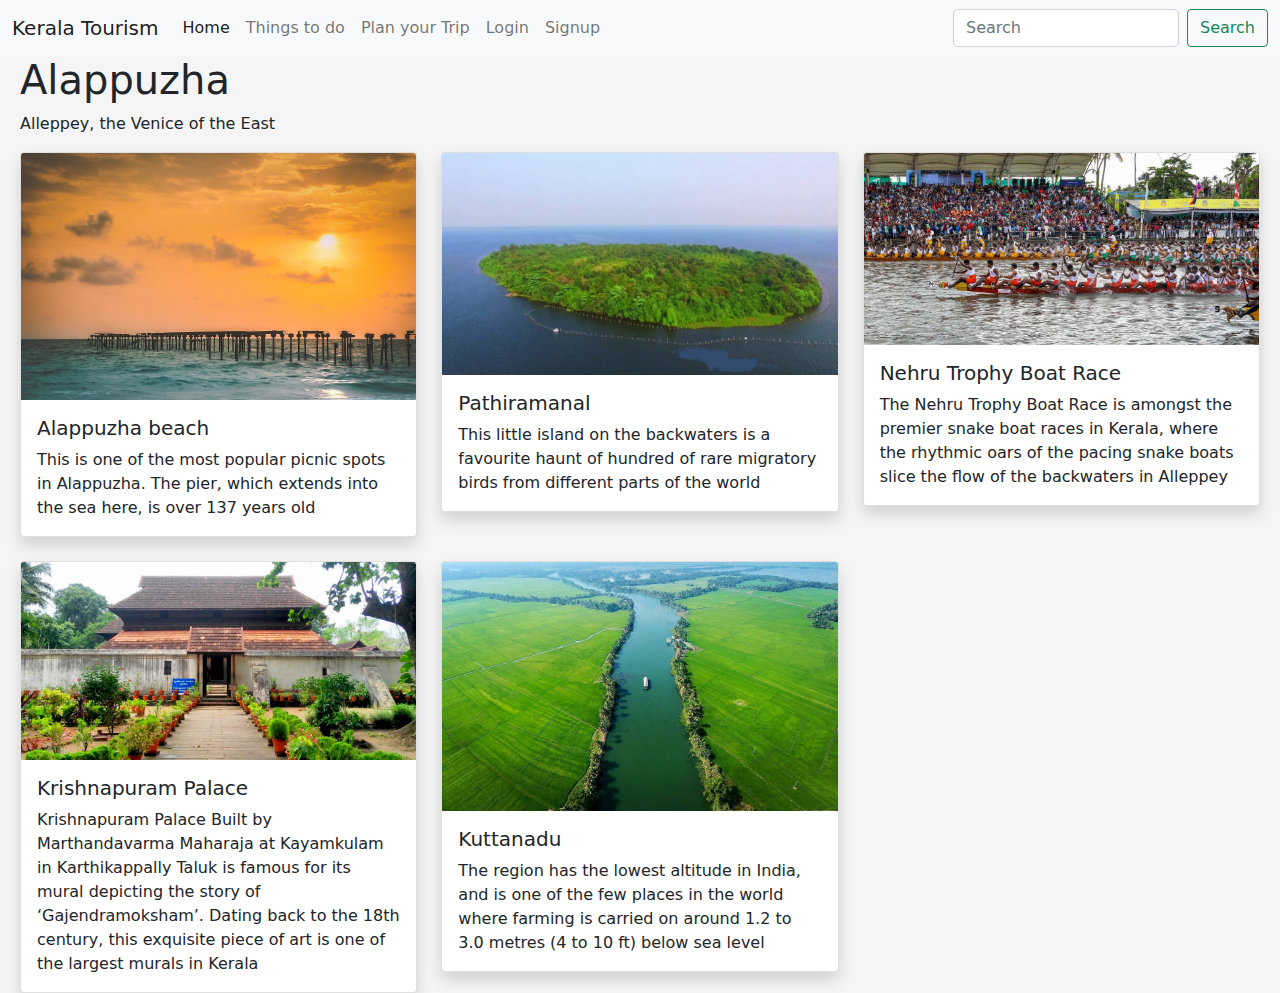
<file: alp.html>
<!DOCTYPE html>
<html lang="en">
<head>
    <meta charset="UTF-8">
    <meta http-equiv="X-UA-Compatible" content="IE=edge">
    <meta name="viewport" content="width=device-width, initial-scale=1.0">
    <title>Alappuzha</title>

    <link rel="stylesheet" href="style.css">
    <script src="https://cdn.jsdelivr.net/npm/@popperjs/core@2.10.2/dist/umd/popper.min.js" integrity="sha384-7+zCNj/IqJ95wo16oMtfsKbZ9ccEh31eOz1HGyDuCQ6wgnyJNSYdrPa03rtR1zdB" crossorigin="anonymous"></script>
<script src="https://cdn.jsdelivr.net/npm/bootstrap@5.1.3/dist/js/bootstrap.min.js" integrity="sha384-QJHtvGhmr9XOIpI6YVutG+2QOK9T+ZnN4kzFN1RtK3zEFEIsxhlmWl5/YESvpZ13" crossorigin="anonymous"></script>
    <link rel="stylesheet" href="bootstrap.min.css">
</head>

<body style="background-color:whitesmoke;">



        <!-- Navbar starts here -->
        
        <nav class="navbar navbar-expand-lg navbar-light bg-light">
          <div class="container-fluid">
            <a class="navbar-brand" href="#">Kerala Tourism</a>
            <button class="navbar-toggler" type="button" data-bs-toggle="collapse" data-bs-target="#navbarSupportedContent" aria-controls="navbarSupportedContent" aria-expanded="false" aria-label="Toggle navigation">
              <span class="navbar-toggler-icon"></span>
            </button>
            <div class="collapse navbar-collapse" id="navbarSupportedContent">
              <ul class="navbar-nav me-auto mb-2 mb-lg-0">
                <li class="nav-item">
                  <a class="nav-link active" aria-current="page" href="index.html">Home</a>
                </li>
                <li class="nav-item">
                  <a class="nav-link" href="#">Things to do</a>
                </li>
                
                <li class="nav-item">
                  <a class="nav-link" href="#">Plan your Trip</a>
                </li>
                <li class="nav-item">
                  <a class="nav-link" href="login.html">Login</a>
                </li>
                <li class="nav-item">
                  <a class="nav-link" href="signup.html">Signup</a>
                </li>

              </ul>
              <form class="d-flex">
                <input class="form-control me-2" type="search" placeholder="Search" aria-label="Search">
                <button class="btn btn-outline-success" type="submit">Search</button>
              </form>
            </div>
          </div>
        </nav>

          <!-- Navbar ends here -->

          <!--Cards starts here  -->

          <section id="facilities">
              <div class="container-card">
                  <div class="title">
                      <h1>Alappuzha</h1>
                      <p>Alleppey, the Venice of the East</p>
                  </div>
                  <div class="row row-cols-1 row-cols-md-3 g-4">
                    <div class="col">
                      <div class="card shadow">
                        <img src="./Pics/Alleppey_beach.jpg" class="card-img-top" alt="...">
                        <div class="card-body">
                          <h5 class="card-title">Alappuzha beach</h5>
                          <p class="card-text">This is one of the most popular picnic spots in Alappuzha. The pier, which extends into the sea here, is over 137 years old</p>
                        </div>
                      </div>
                    </div>
                    <div class="col">
                        <div class="card shadow">
                          <img src="./Pics/pathiramanal.jpg" class="card-img-top" alt="...">
                          <div class="card-body">
                            <h5 class="card-title">Pathiramanal</h5>
                            <p class="card-text">This little island on the backwaters is a favourite haunt of hundred of rare migratory birds from different parts of the world</p>
                          </div>
                        </div>
                      </div>
                      <div class="col">
                        <div class="card shadow">
                          <img src="./Pics/nehru trophy.jpg" class="card-img-top" alt="...">
                          <div class="card-body">
                            <h5 class="card-title">Nehru Trophy Boat Race</h5>
                            <p class="card-text">The Nehru Trophy Boat Race is amongst the premier snake boat races in Kerala, where the rhythmic oars of the pacing snake boats slice the flow of the backwaters in Alleppey</p>
                          </div>
                        </div>
                      </div>
                      <div class="col">
                        <div class="card shadow">
                          <img src="./Pics/krishnapuram palace.jpg" class="card-img-top" alt="...">
                          <div class="card-body">
                            <h5 class="card-title">Krishnapuram Palace</h5>
                            <p class="card-text">Krishnapuram Palace Built by Marthandavarma Maharaja  at Kayamkulam in Karthikappally Taluk   is famous for its mural depicting the story of ‘Gajendramoksham’. Dating back to the 18th century, this exquisite piece of art is one of the largest murals in Kerala</p>
                          </div>
                        </div>
                      </div>
                      <div class="col">
                        <div class="card shadow">
                          <img src="./Pics/kuttanad.jpg" class="card-img-top" alt="...">
                          <div class="card-body">
                            <h5 class="card-title">Kuttanadu</h5>
                            <p class="card-text">The region has the lowest altitude in India, and is one of the few places in the world where farming is carried on around 1.2 to 3.0 metres (4 to 10 ft) below sea level</p>
                          </div>
                        </div>
                      </div>
                      
                  </div>


              </div>
          </section>

          

          

         
         

         
           
          
          

         
          

          

     
    
    </body>



</html>
</file>
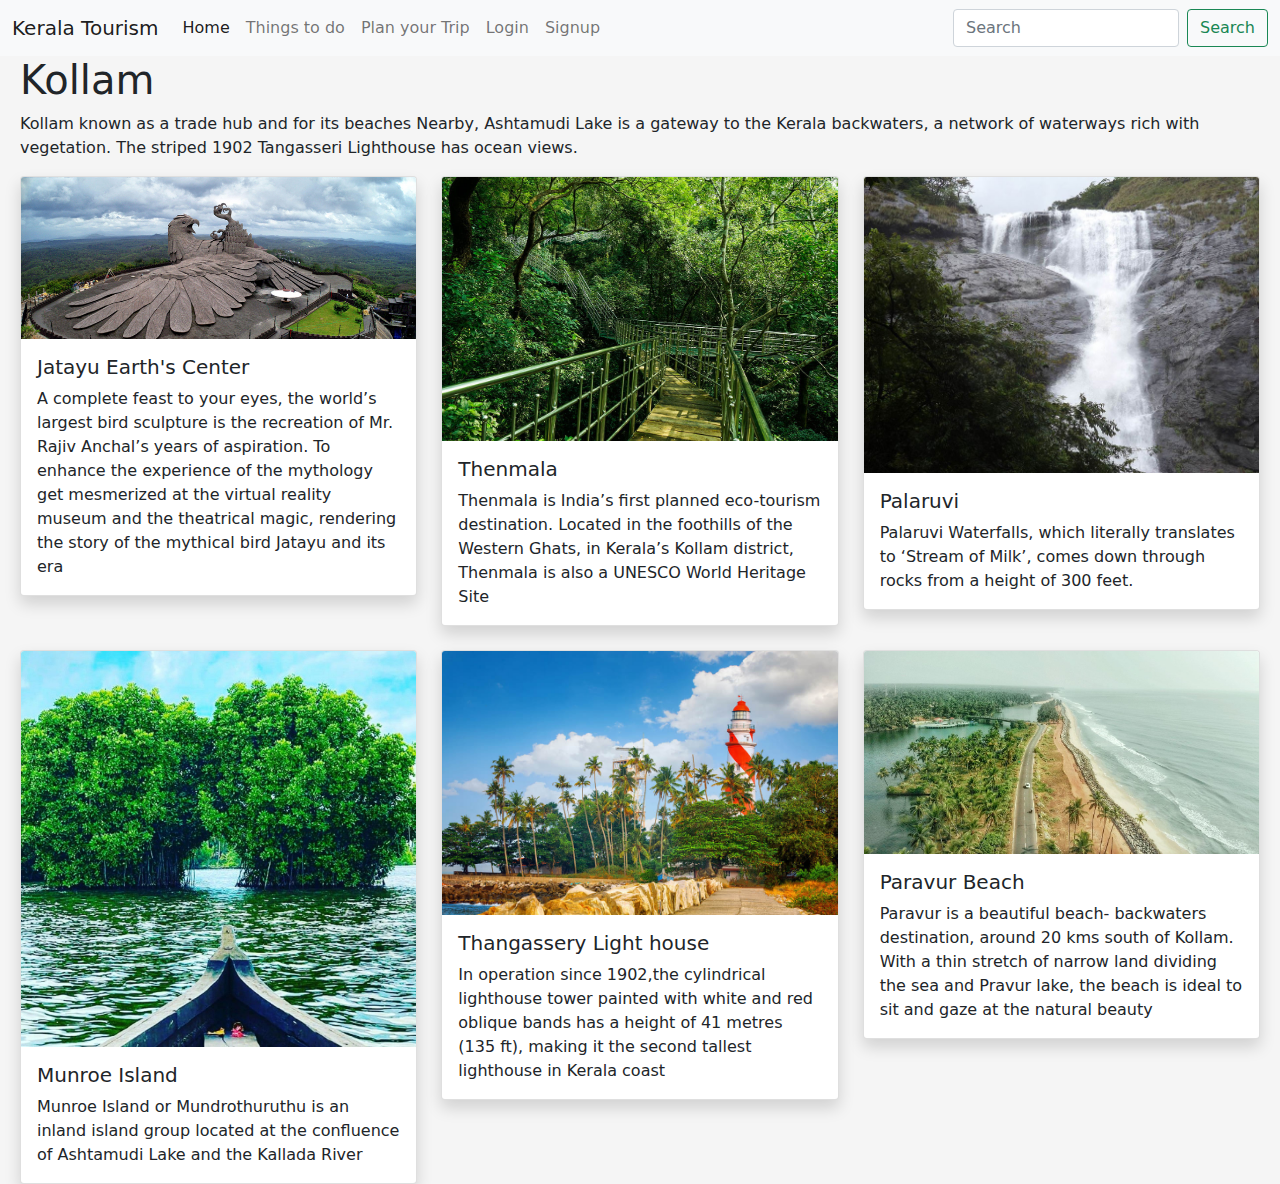
<file: Kollam.html>
<!DOCTYPE html>
<html lang="en">
<head>
    <meta charset="UTF-8">
    <meta http-equiv="X-UA-Compatible" content="IE=edge">
    <meta name="viewport" content="width=device-width, initial-scale=1.0">
    <title>Kollam</title>

    <link rel="stylesheet" href="style.css">
    <script src="https://cdn.jsdelivr.net/npm/@popperjs/core@2.10.2/dist/umd/popper.min.js" integrity="sha384-7+zCNj/IqJ95wo16oMtfsKbZ9ccEh31eOz1HGyDuCQ6wgnyJNSYdrPa03rtR1zdB" crossorigin="anonymous"></script>
<script src="https://cdn.jsdelivr.net/npm/bootstrap@5.1.3/dist/js/bootstrap.min.js" integrity="sha384-QJHtvGhmr9XOIpI6YVutG+2QOK9T+ZnN4kzFN1RtK3zEFEIsxhlmWl5/YESvpZ13" crossorigin="anonymous"></script>
    <link rel="stylesheet" href="bootstrap.min.css">
</head>

<body style="background-color:whitesmoke;">



        <!-- Navbar starts here -->
        
        <nav class="navbar navbar-expand-lg navbar-light bg-light">
          <div class="container-fluid">
            <a class="navbar-brand" href="#">Kerala Tourism</a>
            <button class="navbar-toggler" type="button" data-bs-toggle="collapse" data-bs-target="#navbarSupportedContent" aria-controls="navbarSupportedContent" aria-expanded="false" aria-label="Toggle navigation">
              <span class="navbar-toggler-icon"></span>
            </button>
            <div class="collapse navbar-collapse" id="navbarSupportedContent">
              <ul class="navbar-nav me-auto mb-2 mb-lg-0">
                <li class="nav-item">
                  <a class="nav-link active" aria-current="page" href="index.html">Home</a>
                </li>
                <li class="nav-item">
                  <a class="nav-link" href="#">Things to do</a>
                </li>
                
                <li class="nav-item">
                  <a class="nav-link" href="#">Plan your Trip</a>
                </li>
                <li class="nav-item">
                  <a class="nav-link" href="login.html">Login</a>
                </li>
                <li class="nav-item">
                  <a class="nav-link" href="signup.html">Signup</a>
                </li>

              </ul>
              <form class="d-flex">
                <input class="form-control me-2" type="search" placeholder="Search" aria-label="Search">
                <button class="btn btn-outline-success" type="submit">Search</button>
              </form>
            </div>
          </div>
        </nav>

          <!-- Navbar ends here -->

          <!--Cards starts here  -->

          <section id="facilities">
              <div class="container-card">
                  <div class="title">
                      <h1>Kollam</h1>
                      <p>Kollam known as a trade hub and for its beaches Nearby, Ashtamudi Lake is a gateway to the Kerala backwaters, a network of waterways rich with vegetation. The striped 1902 Tangasseri Lighthouse has ocean views.</p>
                  </div>
                  <div class="row row-cols-1 row-cols-md-3 g-4">
                    <div class="col">
                      <div class="card shadow">
                        <img src="./Pics/jatayu-bird.jpg" class="card-img-top" alt="...">
                        <div class="card-body">
                          <h5 class="card-title">Jatayu Earth's Center</h5>
                          <p class="card-text">A complete feast to your eyes, the world’s largest bird sculpture is the recreation of Mr. Rajiv Anchal’s years of aspiration. To enhance the experience of the mythology get mesmerized at the virtual reality museum and the theatrical magic, rendering the story of the mythical bird Jatayu and its era</p>
                        </div>
                      </div>
                    </div>
                    <div class="col">
                        <div class="card shadow">
                          <img src="./Pics/thenmalaeco.jpg" class="card-img-top" alt="...">
                          <div class="card-body">
                            <h5 class="card-title">Thenmala</h5>
                            <p class="card-text">Thenmala is India’s first planned eco-tourism destination. Located in the foothills of the Western Ghats, in Kerala’s Kollam district, Thenmala is also a UNESCO World Heritage Site</p>
                          </div>
                        </div>
                      </div>
                      <div class="col">
                        <div class="card shadow">
                          <img src="./Pics/Palaruvi.jpg" class="card-img-top" alt="...">
                          <div class="card-body">
                            <h5 class="card-title">Palaruvi</h5>
                            <p class="card-text">Palaruvi Waterfalls, which literally translates to ‘Stream of Milk’, comes down through rocks from a height of 300 feet.</p>
                          </div>
                        </div>
                      </div>
                      <div class="col">
                        <div class="card shadow">
                          <img src="./Pics/Munroe-Island2.jpg" class="card-img-top" alt="...">
                          <div class="card-body">
                            <h5 class="card-title">Munroe Island</h5>
                            <p class="card-text">Munroe Island or Mundrothuruthu is an inland island group located at the confluence of Ashtamudi Lake and the Kallada River</p>
                          </div>
                        </div>
                      </div>
                      <div class="col">
                        <div class="card shadow">
                          <img src="./Pics/Thangassery lighthouse.jpg" class="card-img-top" alt="...">
                          <div class="card-body">
                            <h5 class="card-title">Thangassery Light house</h5>
                            <p class="card-text">In operation since 1902,the cylindrical lighthouse tower painted with white and red oblique bands has a height of 41 metres (135 ft), making it the second tallest lighthouse in Kerala coast</p>
                          </div>
                        </div>
                      </div>
                      <div class="col">
                        <div class="card shadow">
                          <img src="./Pics/paravur.jpg" class="card-img-top" alt="...">
                          <div class="card-body">
                            <h5 class="card-title">Paravur Beach</h5>
                            <p class="card-text">Paravur is a beautiful beach- backwaters destination, around 20 kms south of Kollam. With a thin stretch of narrow land dividing the sea and Pravur lake, the beach is ideal to sit and gaze at the natural beauty</p>
                          </div>
                        </div>
                      </div>
                  </div>


              </div>
          </section>

          

          

         
         

         
           
          
          

         
          

          

     
    
    </body>



</html>
</file>
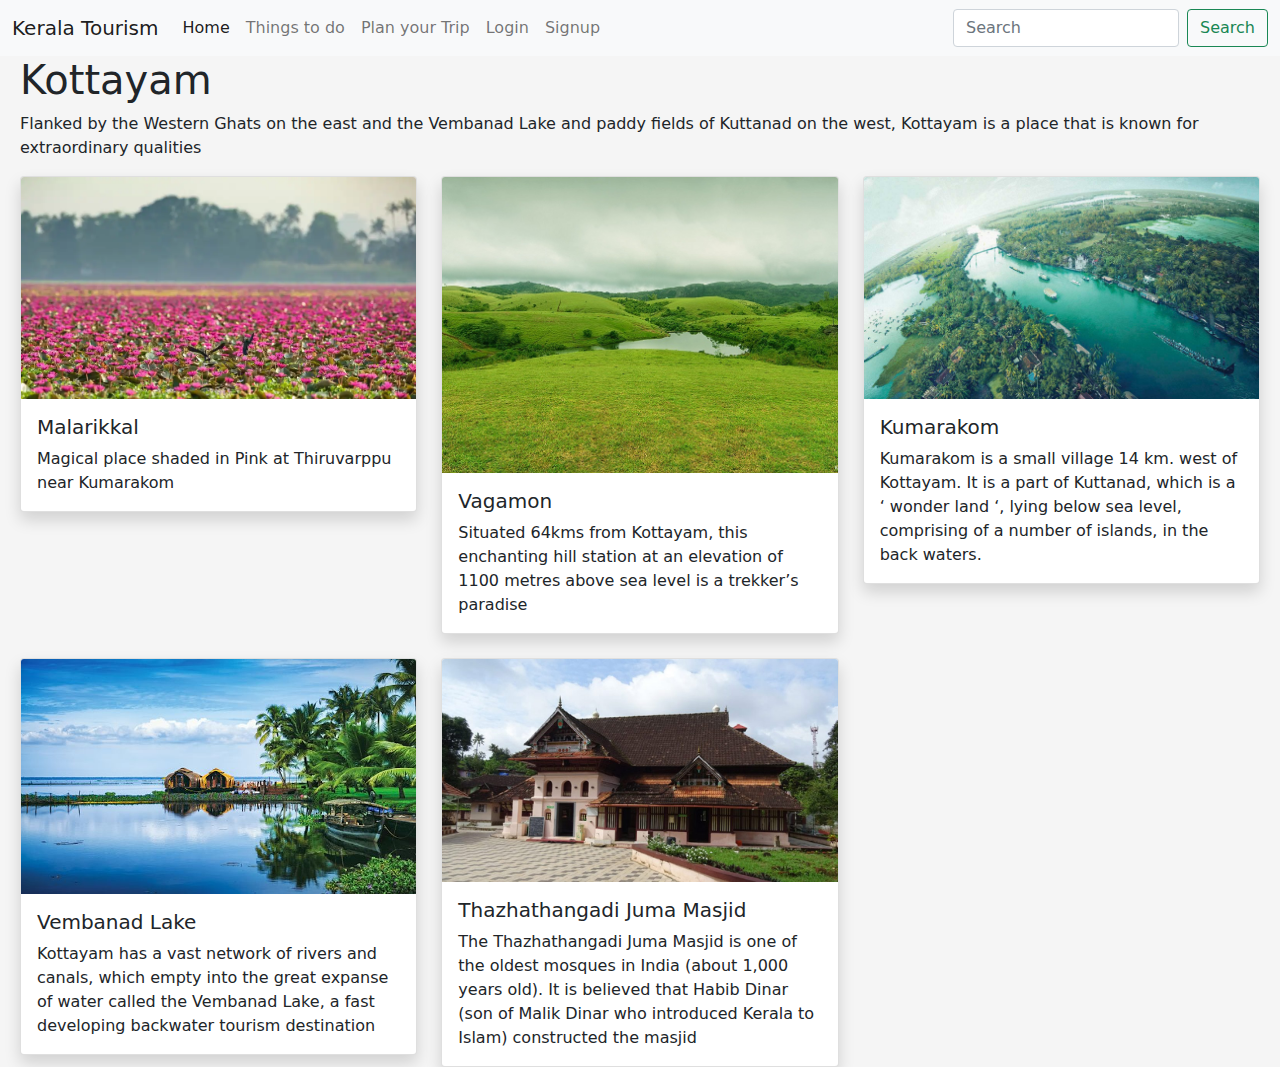
<file: ktm.html>
<!DOCTYPE html>
<html lang="en">
<head>
    <meta charset="UTF-8">
    <meta http-equiv="X-UA-Compatible" content="IE=edge">
    <meta name="viewport" content="width=device-width, initial-scale=1.0">
    <title>Kottayam</title>

    <link rel="stylesheet" href="style.css">
    <script src="https://cdn.jsdelivr.net/npm/@popperjs/core@2.10.2/dist/umd/popper.min.js" integrity="sha384-7+zCNj/IqJ95wo16oMtfsKbZ9ccEh31eOz1HGyDuCQ6wgnyJNSYdrPa03rtR1zdB" crossorigin="anonymous"></script>
<script src="https://cdn.jsdelivr.net/npm/bootstrap@5.1.3/dist/js/bootstrap.min.js" integrity="sha384-QJHtvGhmr9XOIpI6YVutG+2QOK9T+ZnN4kzFN1RtK3zEFEIsxhlmWl5/YESvpZ13" crossorigin="anonymous"></script>
    <link rel="stylesheet" href="bootstrap.min.css">
</head>

<body style="background-color:whitesmoke;">



        <!-- Navbar starts here -->
        
        <nav class="navbar navbar-expand-lg navbar-light bg-light">
          <div class="container-fluid">
            <a class="navbar-brand" href="#">Kerala Tourism</a>
            <button class="navbar-toggler" type="button" data-bs-toggle="collapse" data-bs-target="#navbarSupportedContent" aria-controls="navbarSupportedContent" aria-expanded="false" aria-label="Toggle navigation">
              <span class="navbar-toggler-icon"></span>
            </button>
            <div class="collapse navbar-collapse" id="navbarSupportedContent">
              <ul class="navbar-nav me-auto mb-2 mb-lg-0">
                <li class="nav-item">
                  <a class="nav-link active" aria-current="page" href="index.html">Home</a>
                </li>
                <li class="nav-item">
                  <a class="nav-link" href="#">Things to do</a>
                </li>
                
                <li class="nav-item">
                  <a class="nav-link" href="#">Plan your Trip</a>
                </li>
                <li class="nav-item">
                  <a class="nav-link" href="login.html">Login</a>
                </li>
                <li class="nav-item">
                  <a class="nav-link" href="signup.html">Signup</a>
                </li>

              </ul>
              <form class="d-flex">
                <input class="form-control me-2" type="search" placeholder="Search" aria-label="Search">
                <button class="btn btn-outline-success" type="submit">Search</button>
              </form>
            </div>
          </div>
        </nav>

          <!-- Navbar ends here -->

          <!--Cards starts here  -->

          <section id="facilities">
              <div class="container-card">
                  <div class="title">
                      <h1>Kottayam</h1>
                      <p>Flanked by the Western Ghats on the east and the Vembanad Lake and paddy fields of Kuttanad on the west, Kottayam is a place that is known for extraordinary qualities</p>
                  </div>
                  <div class="row row-cols-1 row-cols-md-3 g-4">
                    <div class="col">
                      <div class="card shadow">
                        <img src="./Pics/Malaikkal.webp" class="card-img-top" alt="...">
                        <div class="card-body">
                          <h5 class="card-title">Malarikkal</h5>
                          <p class="card-text">Magical place shaded in Pink at Thiruvarppu near Kumarakom</p>
                        </div>
                      </div>
                    </div>
                    <div class="col">
                        <div class="card shadow">
                          <img src="./Pics/Vagamon.jpg" class="card-img-top" alt="...">
                          <div class="card-body">
                            <h5 class="card-title">Vagamon</h5>
                            <p class="card-text">Situated 64kms from Kottayam, this enchanting hill station at an elevation of 1100 metres above sea level is a trekker’s paradise</p>
                          </div>
                        </div>
                      </div>
                      <div class="col">
                        <div class="card shadow">
                          <img src="./Pics/Kumarakom.jpg" class="card-img-top" alt="...">
                          <div class="card-body">
                            <h5 class="card-title">Kumarakom</h5>
                            <p class="card-text">Kumarakom is a small village 14 km. west of Kottayam. It is a part of Kuttanad, which is a ‘ wonder land ‘, lying below sea level, comprising of a number of islands, in the back waters.</p>
                          </div>
                        </div>
                      </div>
                      <div class="col">
                        <div class="card shadow">
                          <img src="./Pics/Vembanad-Lake.jpg" class="card-img-top" alt="...">
                          <div class="card-body">
                            <h5 class="card-title">Vembanad Lake</h5>
                            <p class="card-text">Kottayam has a vast network of rivers and canals, which empty into the great expanse of water called the Vembanad Lake, a fast developing backwater tourism destination</p>
                          </div>
                        </div>
                      </div>
                      <div class="col">
                        <div class="card shadow">
                          <img src="./Pics/Thazhathangadi.jpg" class="card-img-top" alt="...">
                          <div class="card-body">
                            <h5 class="card-title">Thazhathangadi Juma Masjid</h5>
                            <p class="card-text">The Thazhathangadi Juma Masjid is one of the oldest mosques in India (about 1,000 years old). It is believed that Habib Dinar (son of Malik Dinar who introduced Kerala to Islam) constructed the masjid</p>
                          </div>
                        </div>
                      </div>
                      
                  </div>


              </div>
          </section>

          

          

         
         

         
           
          
          

         
          

          

     
    
    </body>



</html>
</file>
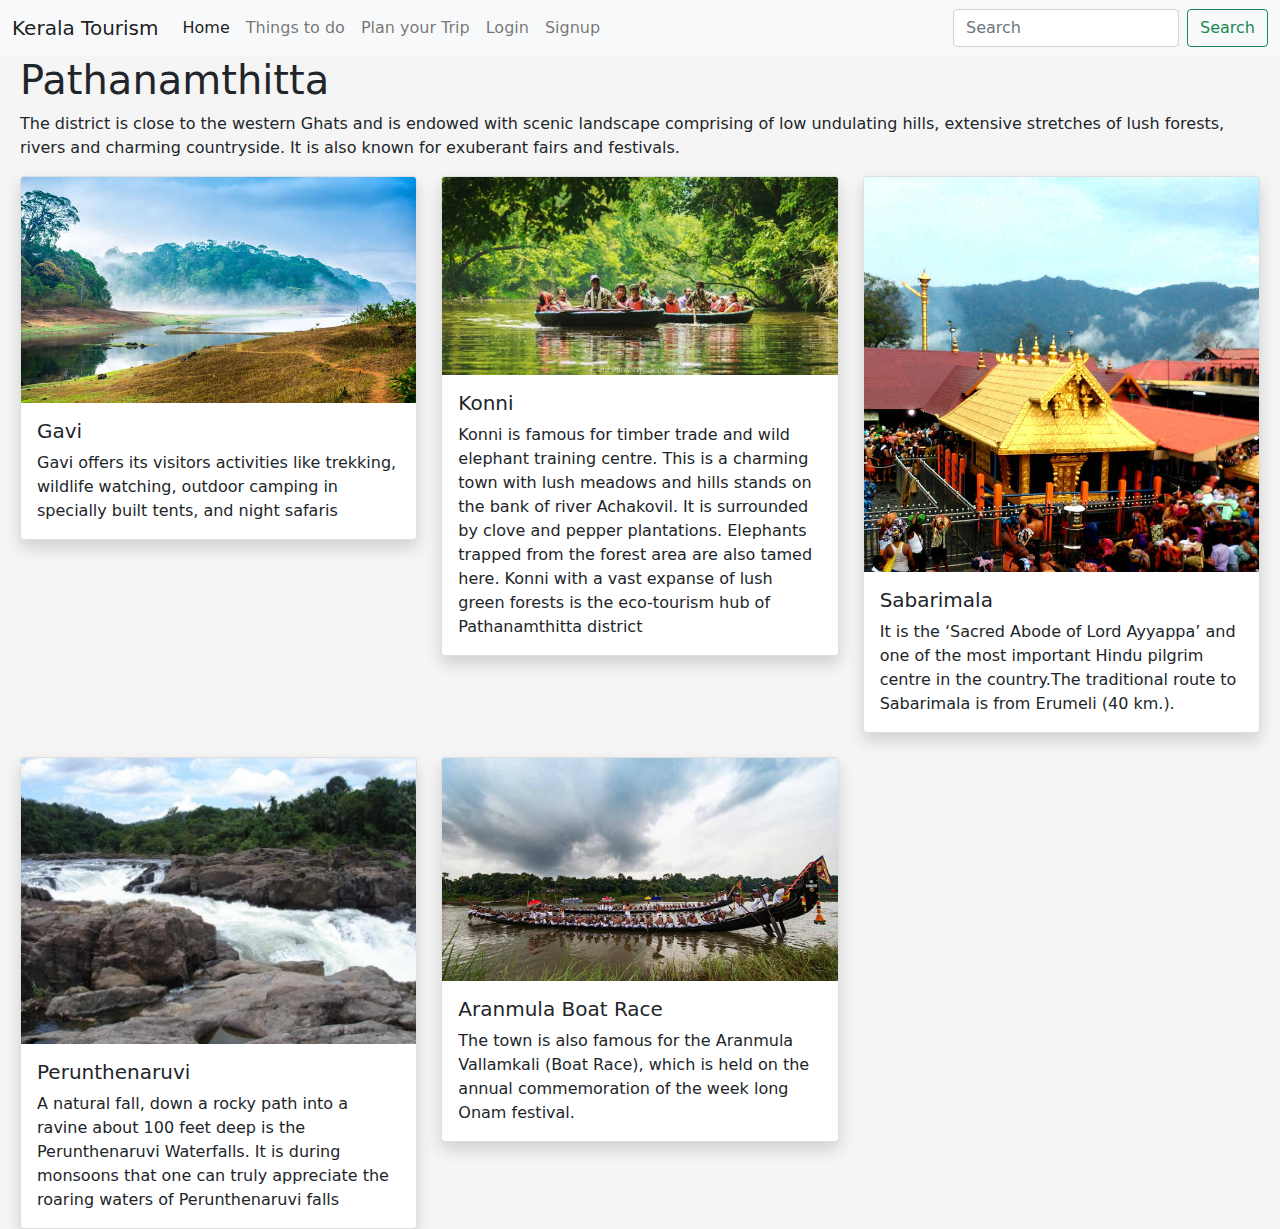
<file: pta.html>
<!DOCTYPE html>
<html lang="en">
<head>
    <meta charset="UTF-8">
    <meta http-equiv="X-UA-Compatible" content="IE=edge">
    <meta name="viewport" content="width=device-width, initial-scale=1.0">
    <title>Pathanamthitta</title>

    <link rel="stylesheet" href="style.css">
    <script src="https://cdn.jsdelivr.net/npm/@popperjs/core@2.10.2/dist/umd/popper.min.js" integrity="sha384-7+zCNj/IqJ95wo16oMtfsKbZ9ccEh31eOz1HGyDuCQ6wgnyJNSYdrPa03rtR1zdB" crossorigin="anonymous"></script>
<script src="https://cdn.jsdelivr.net/npm/bootstrap@5.1.3/dist/js/bootstrap.min.js" integrity="sha384-QJHtvGhmr9XOIpI6YVutG+2QOK9T+ZnN4kzFN1RtK3zEFEIsxhlmWl5/YESvpZ13" crossorigin="anonymous"></script>
    <link rel="stylesheet" href="bootstrap.min.css">
</head>

<body style="background-color:whitesmoke;">



        <!-- Navbar starts here -->
        
        <nav class="navbar navbar-expand-lg navbar-light bg-light">
          <div class="container-fluid">
            <a class="navbar-brand" href="#">Kerala Tourism</a>
            <button class="navbar-toggler" type="button" data-bs-toggle="collapse" data-bs-target="#navbarSupportedContent" aria-controls="navbarSupportedContent" aria-expanded="false" aria-label="Toggle navigation">
              <span class="navbar-toggler-icon"></span>
            </button>
            <div class="collapse navbar-collapse" id="navbarSupportedContent">
              <ul class="navbar-nav me-auto mb-2 mb-lg-0">
                <li class="nav-item">
                  <a class="nav-link active" aria-current="page" href="index.html">Home</a>
                </li>
                <li class="nav-item">
                  <a class="nav-link" href="#">Things to do</a>
                </li>
                
                <li class="nav-item">
                  <a class="nav-link" href="#">Plan your Trip</a>
                </li>
                <li class="nav-item">
                  <a class="nav-link" href="login.html">Login</a>
                </li>
                <li class="nav-item">
                  <a class="nav-link" href="signup.html">Signup</a>
                </li>

              </ul>
              <form class="d-flex">
                <input class="form-control me-2" type="search" placeholder="Search" aria-label="Search">
                <button class="btn btn-outline-success" type="submit">Search</button>
              </form>
            </div>
          </div>
        </nav>

          <!-- Navbar ends here -->

          <!--Cards starts here  -->

          <section id="facilities">
              <div class="container-card">
                  <div class="title">
                      <h1>Pathanamthitta</h1>
                      <p>The district is close to the western Ghats and is endowed with scenic landscape comprising of low undulating hills, extensive stretches of lush forests, rivers and charming countryside. It is also known for exuberant fairs and festivals.</p>
                  </div>
                  <div class="row row-cols-1 row-cols-md-3 g-4">
                    <div class="col">
                      <div class="card shadow">
                        <img src="./Pics/gavi.jpg" class="card-img-top" alt="...">
                        <div class="card-body">
                          <h5 class="card-title">Gavi</h5>
                          <p class="card-text">Gavi offers its visitors activities like trekking, wildlife watching, outdoor camping in specially built tents, and night safaris</p>
                        </div>
                      </div>
                    </div>
                    <div class="col">
                        <div class="card shadow">
                          <img src="./Pics/Konni adavi.jpg" class="card-img-top" alt="...">
                          <div class="card-body">
                            <h5 class="card-title">Konni</h5>
                            <p class="card-text">Konni is famous for timber trade and wild elephant training centre. This is a charming town with lush meadows and hills stands on the bank of river Achakovil. It is surrounded by clove and pepper plantations. Elephants trapped from the forest area are also tamed here. Konni with a vast expanse of lush green forests is the eco-tourism hub of Pathanamthitta district</p>
                          </div>
                        </div>
                      </div>
                      <div class="col">
                        <div class="card shadow">
                          <img src="./Pics/sabarimala_temple.jpg" class="card-img-top" alt="...">
                          <div class="card-body">
                            <h5 class="card-title">Sabarimala</h5>
                            <p class="card-text">It is the ‘Sacred Abode of Lord Ayyappa’ and one of the most important Hindu pilgrim centre in the country.The traditional route to Sabarimala is from Erumeli (40 km.).</p>
                          </div>
                        </div>
                      </div>
                      <div class="col">
                        <div class="card shadow">
                          <img src="./Pics/Perunthenaruvi.jpg" class="card-img-top" alt="...">
                          <div class="card-body">
                            <h5 class="card-title">Perunthenaruvi</h5>
                            <p class="card-text">A natural fall, down a rocky path into a ravine about 100 feet deep is the Perunthenaruvi Waterfalls. It is during monsoons that one can truly appreciate the roaring waters of Perunthenaruvi falls</p>
                          </div>
                        </div>
                      </div>
                      <div class="col">
                        <div class="card shadow">
                          <img src="./Pics/Aranmula.jpg" class="card-img-top" alt="...">
                          <div class="card-body">
                            <h5 class="card-title">Aranmula Boat Race</h5>
                            <p class="card-text">The town is also famous for the Aranmula Vallamkali (Boat Race), which is held on the annual commemoration of the week long Onam festival.</p>
                          </div>
                        </div>
                      </div>
                      
                  </div>


              </div>
          </section>

          

          

         
         

         
           
          
          

         
          

          

     
    
    </body>



</html>
</file>
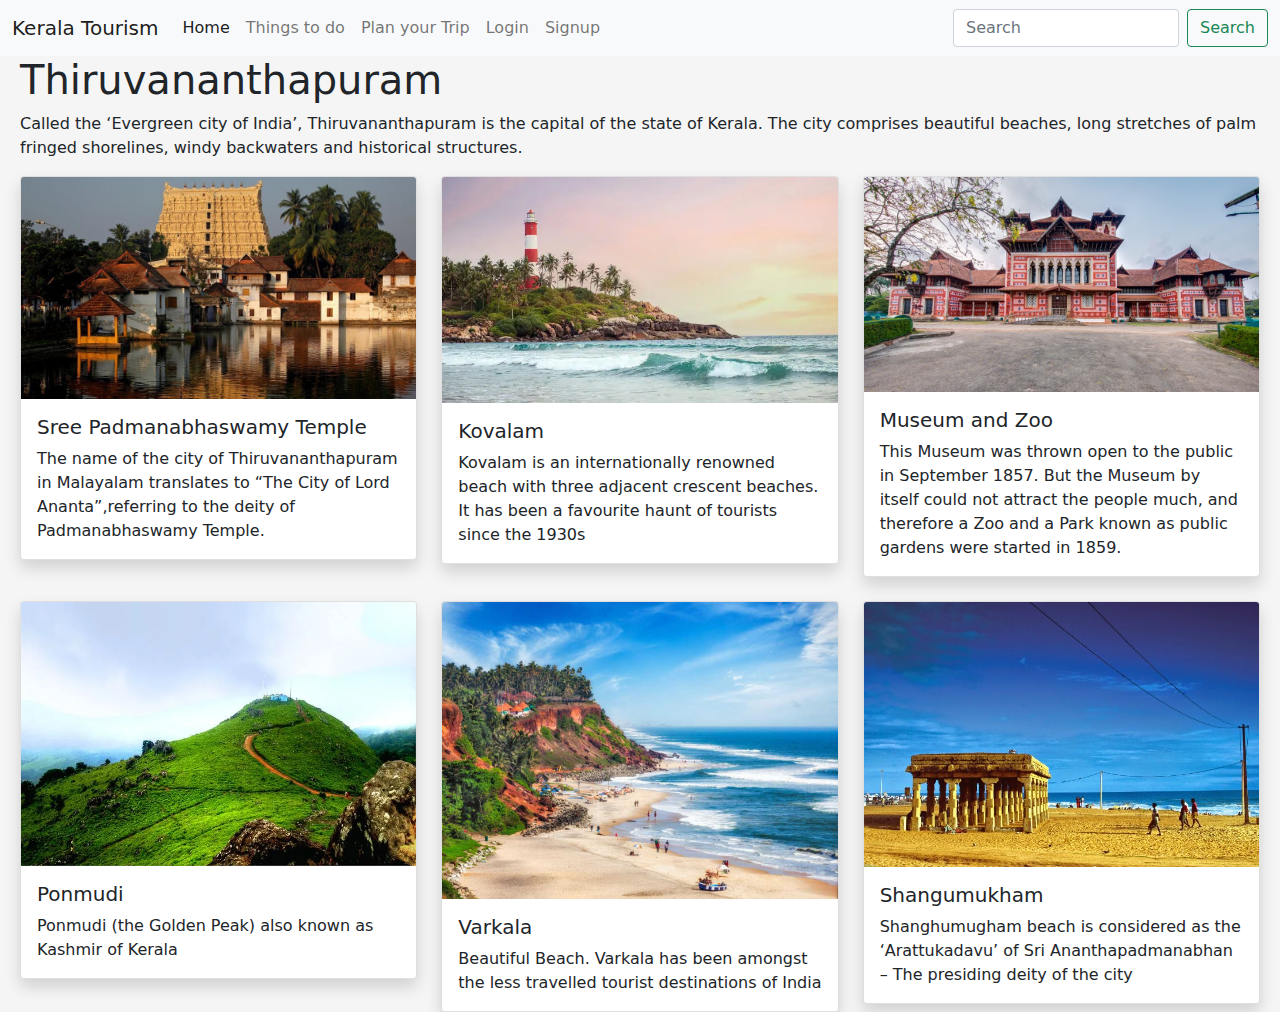
<file: Tvm.html>
<!DOCTYPE html>
<html lang="en">
<head>
    <meta charset="UTF-8">
    <meta http-equiv="X-UA-Compatible" content="IE=edge">
    <meta name="viewport" content="width=device-width, initial-scale=1.0">
    <title>Thiruvananthapuram</title>

    <link rel="stylesheet" href="style.css">
    <script src="https://cdn.jsdelivr.net/npm/@popperjs/core@2.10.2/dist/umd/popper.min.js" integrity="sha384-7+zCNj/IqJ95wo16oMtfsKbZ9ccEh31eOz1HGyDuCQ6wgnyJNSYdrPa03rtR1zdB" crossorigin="anonymous"></script>
<script src="https://cdn.jsdelivr.net/npm/bootstrap@5.1.3/dist/js/bootstrap.min.js" integrity="sha384-QJHtvGhmr9XOIpI6YVutG+2QOK9T+ZnN4kzFN1RtK3zEFEIsxhlmWl5/YESvpZ13" crossorigin="anonymous"></script>
    <link rel="stylesheet" href="bootstrap.min.css">
</head>

<body style="background-color:whitesmoke;">



        <!-- Navbar starts here -->
        
        <nav class="navbar navbar-expand-lg navbar-light bg-light">
          <div class="container-fluid">
            <a class="navbar-brand" href="#">Kerala Tourism</a>
            <button class="navbar-toggler" type="button" data-bs-toggle="collapse" data-bs-target="#navbarSupportedContent" aria-controls="navbarSupportedContent" aria-expanded="false" aria-label="Toggle navigation">
              <span class="navbar-toggler-icon"></span>
            </button>
            <div class="collapse navbar-collapse" id="navbarSupportedContent">
              <ul class="navbar-nav me-auto mb-2 mb-lg-0">
                <li class="nav-item">
                  <a class="nav-link active" aria-current="page" href="index.html">Home</a>
                </li>
                <li class="nav-item">
                  <a class="nav-link" href="#">Things to do</a>
                </li>
                
                <li class="nav-item">
                  <a class="nav-link" href="#">Plan your Trip</a>
                </li>
                <li class="nav-item">
                  <a class="nav-link" href="login.html">Login</a>
                </li>
                <li class="nav-item">
                  <a class="nav-link" href="signup.html">Signup</a>
                </li>

              </ul>
              <form class="d-flex">
                <input class="form-control me-2" type="search" placeholder="Search" aria-label="Search">
                <button class="btn btn-outline-success" type="submit">Search</button>
              </form>
            </div>
          </div>
        </nav>

          <!-- Navbar ends here -->

          <!--Cards starts here  -->

          <section id="facilities">
              <div class="container-card">
                  <div class="title">
                      <h1>Thiruvananthapuram</h1>
                      <p>Called the ‘Evergreen city of India’, Thiruvananthapuram is the capital of the state of Kerala. The city comprises beautiful beaches, long stretches of palm fringed shorelines, windy backwaters and historical structures.</p>
                  </div>
                  <div class="row row-cols-1 row-cols-md-3 g-4">
                    <div class="col">
                      <div class="card shadow">
                        <img src="./Pics/padmanabhan.jpg" class="card-img-top" alt="...">
                        <div class="card-body">
                          <h5 class="card-title">Sree Padmanabhaswamy Temple</h5>
                          <p class="card-text">The name of the city of Thiruvananthapuram in Malayalam translates to “The City of Lord Ananta”,referring to the deity of Padmanabhaswamy Temple.</p>
      
                        </div>
                      </div>
                    </div>
                    <div class="col">
                        <div class="card shadow">
                          <img src="./Pics/Kovalam-cover.webp" class="card-img-top" alt="...">
                          <div class="card-body">
                            <h5 class="card-title">Kovalam</h5>
                            <p class="card-text">Kovalam is an internationally renowned beach with three adjacent crescent beaches. It has been a favourite haunt of tourists since the 1930s</p>
                          </div>
                        </div>
                      </div>
                      <div class="col">
                        <div class="card shadow">
                          <img src="./Pics/napier-museum-1024x558.jpg" class="card-img-top" alt="...">
                          <div class="card-body">
                            <h5 class="card-title">Museum and Zoo</h5>
                            <p class="card-text">This Museum was thrown open to the public in September 1857. But the Museum by itself could not attract the people much, and therefore a Zoo and a Park known as public gardens were started in 1859.</p>
                          </div>
                        </div>
                      </div>
                      <div class="col">
                        <div class="card shadow">
                          <img src="./Pics/ponmudi.webp" class="card-img-top" alt="...">
                          <div class="card-body">
                            <h5 class="card-title">Ponmudi</h5>
                            <p class="card-text">Ponmudi (the Golden Peak) also known as Kashmir of Kerala</p>
                          </div>
                        </div>
                      </div>
                      <div class="col">
                        <div class="card shadow">
                          <img src="./Pics/VARKALA.jpg" class="card-img-top" alt="...">
                          <div class="card-body">
                            <h5 class="card-title">Varkala</h5>
                            <p class="card-text">Beautiful Beach. Varkala has been amongst the less travelled tourist destinations of India</p>
                          </div>
                        </div>
                      </div>
                      <div class="col">
                        <div class="card shadow">
                          <img src="./Pics/sangumukham.jpg" class="card-img-top" alt="...">
                          <div class="card-body">
                            <h5 class="card-title">Shangumukham</h5>
                            <p class="card-text">Shanghumugham beach is considered as the ‘Arattukadavu’ of Sri Ananthapadmanabhan – The presiding deity of the city</p>
                          </div>
                        </div>
                      </div>
                  </div>


              </div>
          </section>

          

          

         
         

         
           
          
          

         
          

          

     
    
    </body>



</html>
</file>
<file: style.css>
*{
  padding: 0;
  margin: 0;
}

body{
  background-size: cover;
}

/* Carousel */

.carousel-caption h5{
  font-size: 200px;
  font-weight: 700;
}

.carousel-caption p{
  font-size: 50px;
  
}

/* Carousel */

/* Login */

.container{
  margin-bottom: 50px;
}
.col-lg-4{
  margin-left:70px;
  margin-top: 175px;
}
.col-lg-4{
  width: 100%;
  height: 100%;
  padding: 20px;
  background: transparent;
  border-radius: 4px;
  box-shadow: 0 8px 16px rgba(0, 0, 0,.3  );

}
/* Login */

/* Signin */

.col-lg-3{
  margin-top: 50px;
  margin-left: 230px;
}
.col-lg-3{
  width: 100%;
  height: 100%;
  padding: 20px;
  background: transparent;
  border-radius: 4px;
  box-shadow: 0 8px 16px rgba(0, 0, 0,.3  );

}

/* Signin */

.container-card{
  margin-left: 20px;
  margin-right: 20px;
}

/* Footer start */

.footer-basic {
  padding:40px 0;
  background-color:#ffffff;
  color:#4b4c4d;
}

.footer-basic ul {
  padding:0;
  list-style:none;
  text-align:center;
  font-size:18px;
  line-height:1.6;
  margin-bottom:0;
}

.footer-basic li {
  padding:0 10px;
}

.footer-basic ul a {
  color:inherit;
  text-decoration:none;
  opacity:0.8;
}

.footer-basic ul a:hover {
  opacity:1;
}

.footer-basic .social {
  text-align:center;
  padding-bottom:25px;
}

.footer-basic .social > a {
  font-size:24px;
  width:40px;
  height:40px;
  line-height:40px;
  display:inline-block;
  text-align:center;
  border-radius:50%;
  border:1px solid #ccc;
  margin:0 8px;
  color:inherit;
  opacity:0.75;
}

.footer-basic .social > a:hover {
  opacity:0.9;
}

.footer-basic .copyright {
  margin-top:15px;
  text-align:center;
  font-size:13px;
  color:#aaa;
  margin-bottom:0;
}


/* Footer End */
</file>
